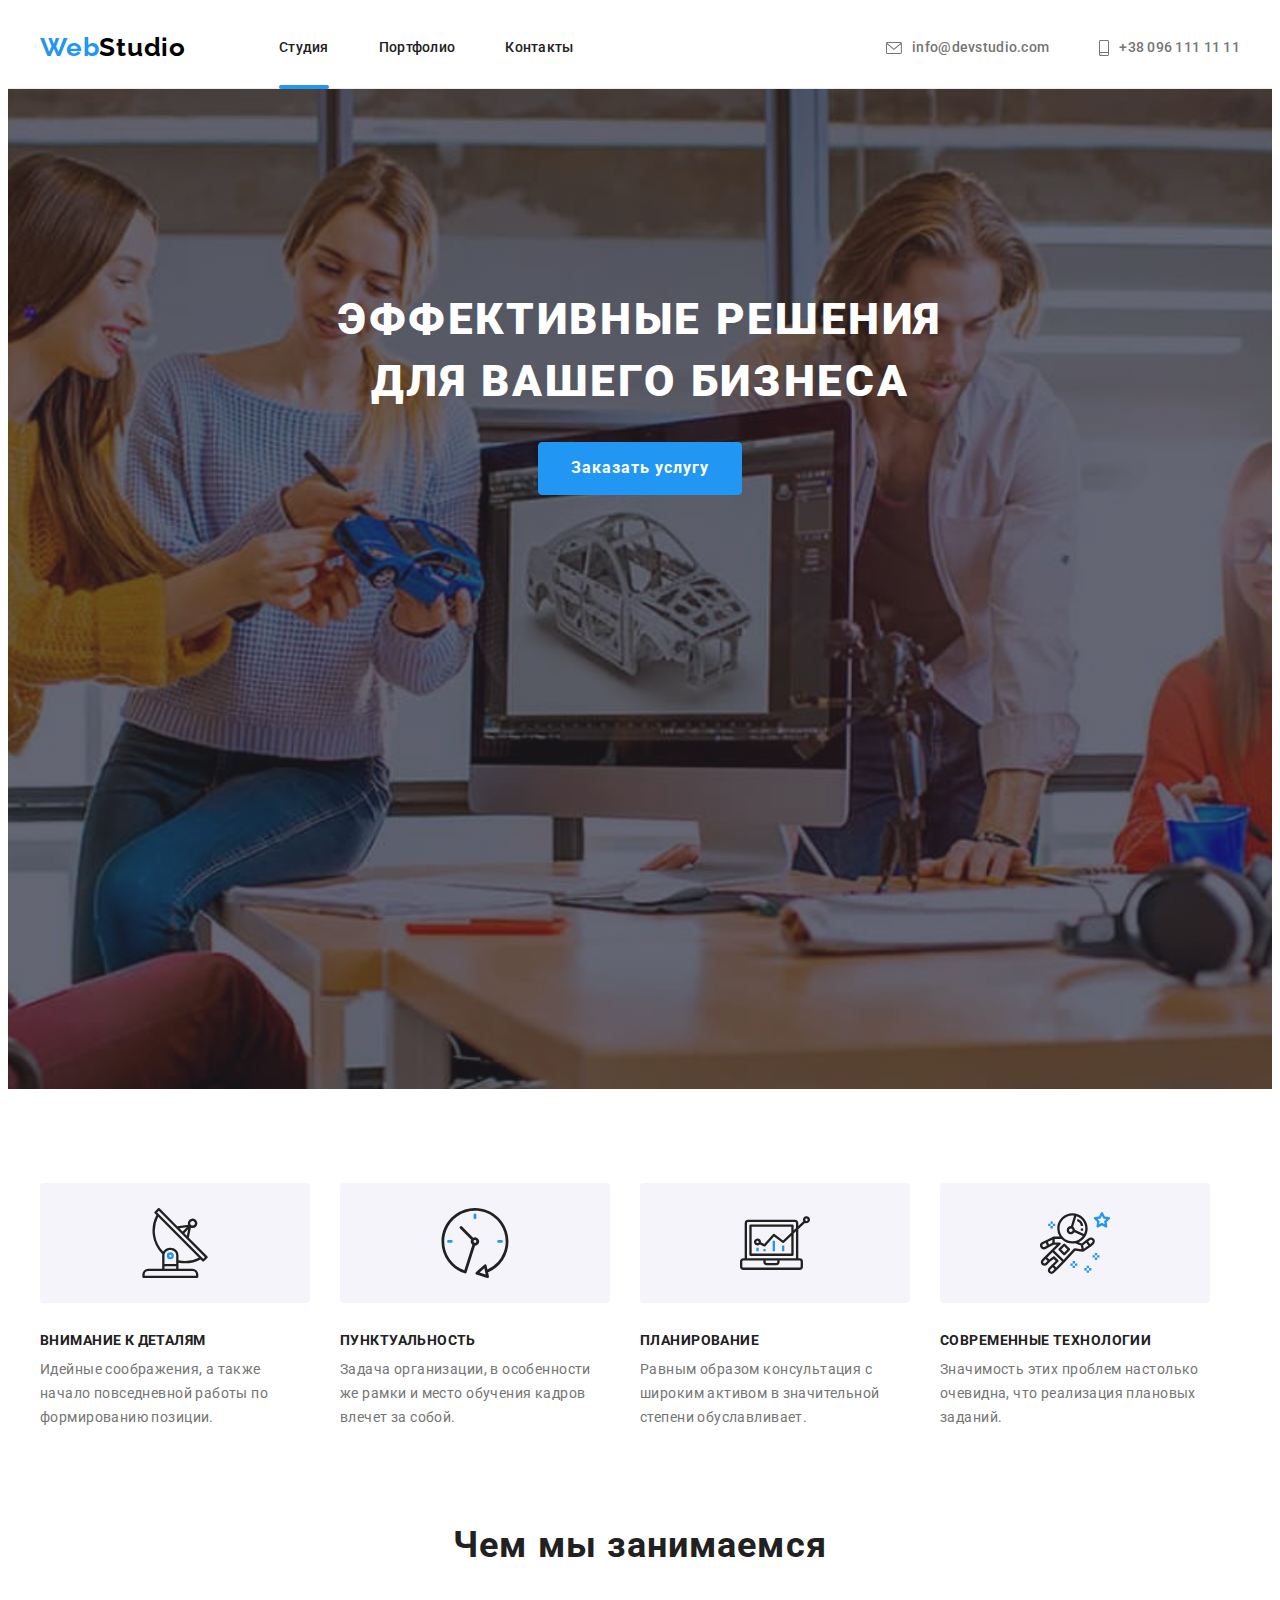
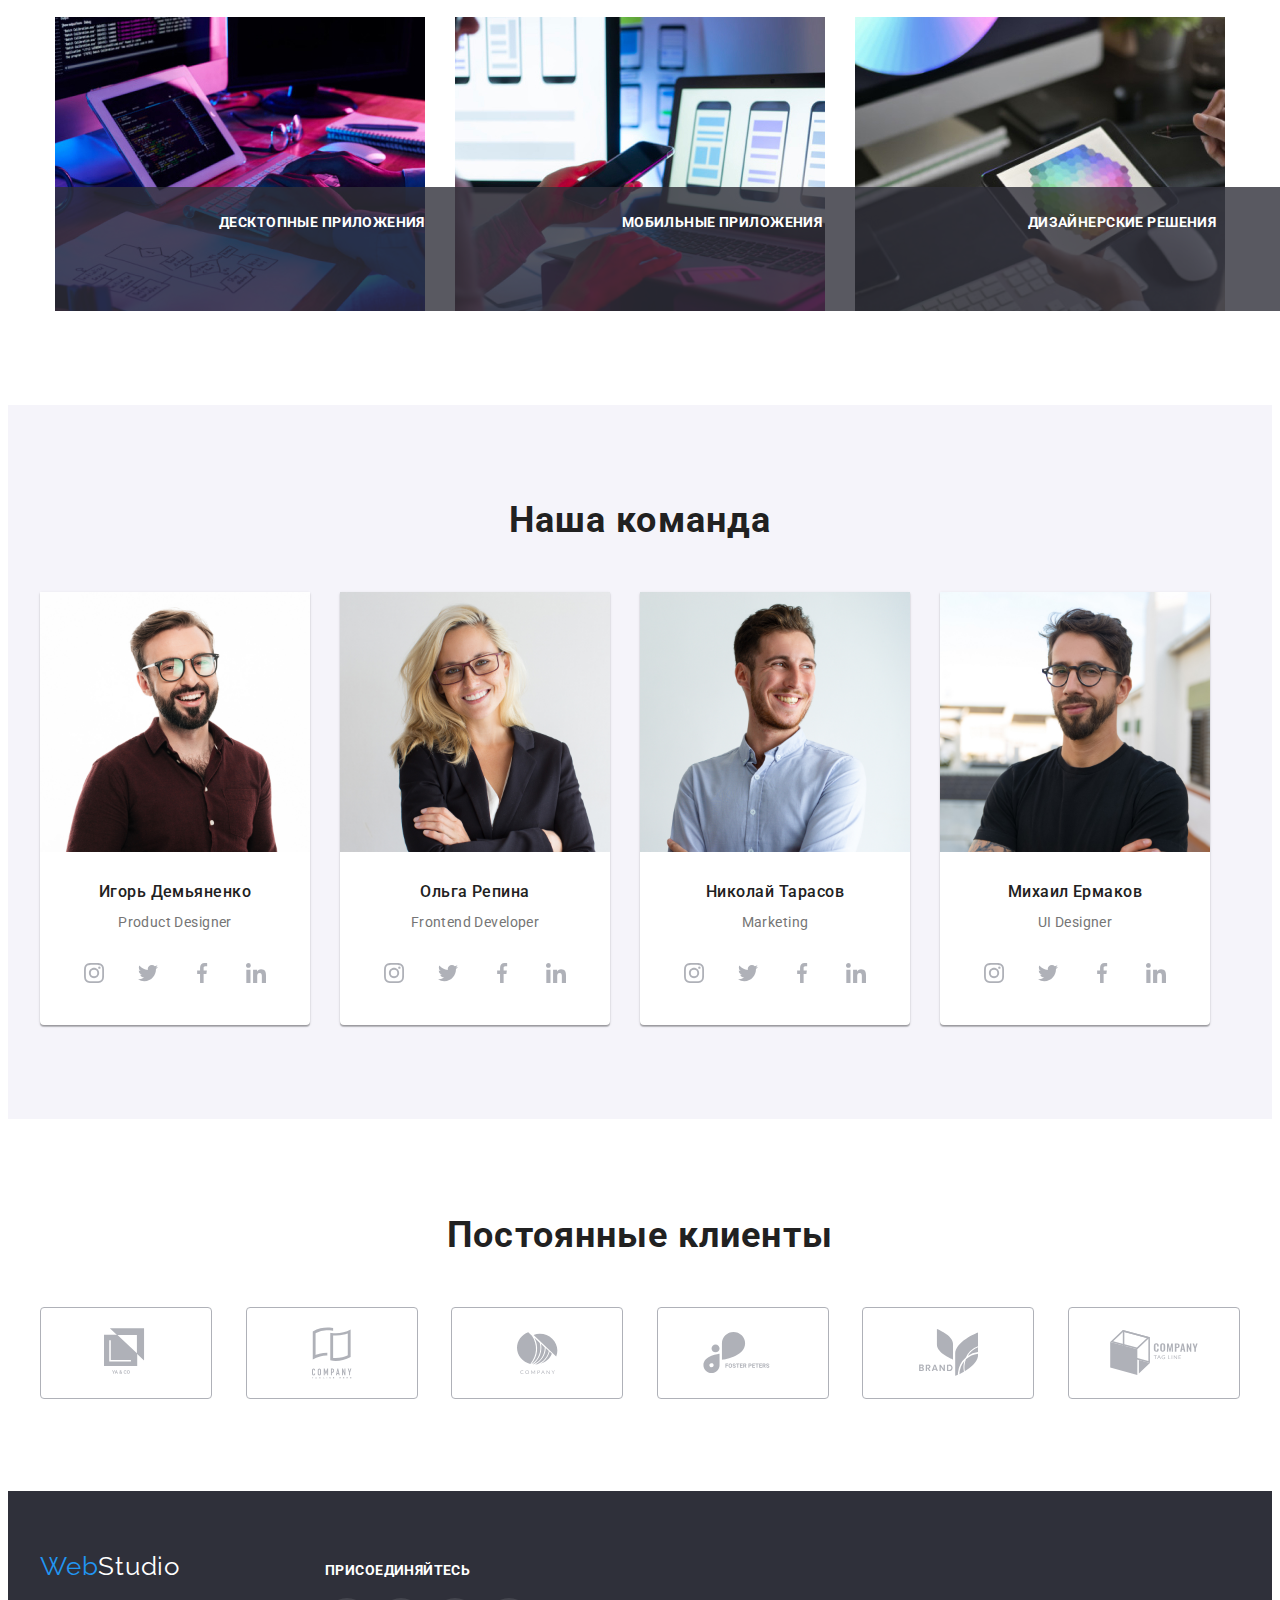
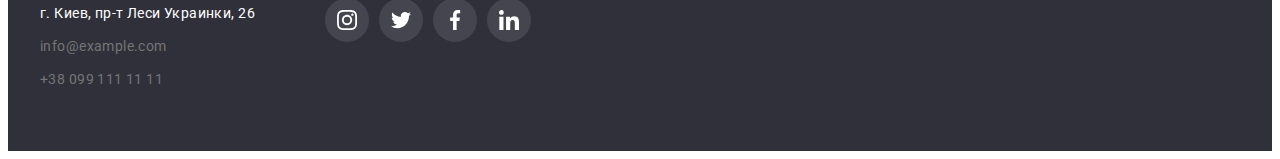
<file: index.html>
<!DOCTYPE html>
<html lang="ru">

<head>
    <meta charset="UTF-8">
    <meta name="viewport" content="width=device-width, initial-scale=1.0">

    <link rel="preconnect" href="https://fonts.gstatic.com">
    <link
        href="https://fonts.googleapis.com/css2?family=Raleway:wght@700&family=Roboto:wght@400;500;700;900&display=swap"
        rel="stylesheet">

    <link rel="stylesheet" href="https://cdnjs.cloudflare.com/ajax/libs/modern-normalize/1.0.0/modern-normalize.min.css"
        integrity="sha512-ISS7cAi1PEhQ8jnbJpJZMd29NlhNj4AWYyLOSp2CE/CsHxTCu+r+t0D2yoJudVrd0/8fTVPUVDzY5Tvli75u/g=="
        crossorigin="anonymous" />

    <link rel="stylesheet" href="./CSS/style.css">
    <title>Web Studio</title>
</head>

<body>
    <header class="header">
        <div class="container">
            <a href="./index.html" class="logo" lang="en"><span class="logo-accent">Web</span>Studio</a>
            <nav class="navigation">
                <ul class="nav-list">
                    <li class="nav-items">
                        <a class="nav-link current-page" href="./index.html">Студия</a>
                    </li>
                    <li class="nav-items">
                        <a class="nav-link" href="./portfolio.html">Портфолио</a>
                    </li>
                    <li class="nav-items">
                        <a class="nav-link" href="">Контакты</a>
                    </li>
                </ul>
            </nav>
            <address class="adress">
                <ul class="adress-list">
                    <li class="adress-items">
                        
                        <a class="adress-link" href="mailto:info@devstudio.com">
                            <svg class="icon-envelope" width="16px" height="12px">
                                <use class="accent" href="./images/sprites/sprite.svg#icon-envelope"></use>
                            </svg>
                            info@devstudio.com</a>

                    </li>
                    <li class="adress-items">

                        <a class="adress-link" href="tel:+380961111111">
                            <svg class="icon-smartphone" width="10px" height="16px">
                                <use class="accent" href="./images/sprites/sprite.svg#icon-smartphone"></use>
                            </svg>
                            +38 096 111 11 11</a>

                    </li>
                </ul>
            </address>
        </div>
    </header>
    <main>
        <!--Hero section-->
        <section class="hero">
            <div class="container-hero">
                <h1 class="hero-titel">Эффективные решения для вашего бизнеса</h1>
            <button type="button" class="hero-button" data-modal-open>Заказать услугу</button>
            </div>
        </section>
        <!--OUR PLUSES-->
        <section class="our-pluses">
            <div class="container">
                <h2 hidden>Чем мы занимаемся</h2>
                <ul class="our-pluses-list">
                    <li class="our-pluses-items">
                        <div class="pluses-sprites">
                            <svg class="icon-antenna" width="70px" height="70px">
                                <use class="accent" href="./images/sprites/sprite.svg#icon-antenna"></use>
                            </svg>
                        </div>
                        <h3 class="our-pluses-heading">Внимание к деталям</h3>
                        <p class="text">Идейные соображения, а также начало повседневной работы по формированию позиции.</p>
                    </li>
                    <li class="our-pluses-items">
                        <div class="pluses-sprites">
                            <svg class="icon-clock" width="70px" height="70px">
                                <use class="accent" href="./images/sprites/sprite.svg#icon-clock"></use>
                            </svg>
                        </div>
                        <h3 class="our-pluses-heading">Пунктуальность</h3>
                        <p class="text">Задача организации, в особенности же рамки и место обучения кадров влечет за собой.</p>
                    </li>
                    <li class="our-pluses-items">
                        <div class="pluses-sprites">
                            <svg class="icon-diagram" width="70px" height="70px">
                                <use class="accent" href="./images/sprites/sprite.svg#icon-diagram"></use>
                            </svg>
                        </div>
                        <h3 class="our-pluses-heading">Планирование</h3>
                        <p class="text">Равным образом консультация с широким активом в значительной степени обуславливает.</p>
                    </li>
                    <li class="our-pluses-items">
                        <div class="pluses-sprites">
                            <svg class="icon-astronaut" width="70px" height="70px">
                                <use class="accent" href="./images/sprites/sprite.svg#icon-astronaut"></use>
                            </svg>
                        </div>
                        <h3 class="our-pluses-heading">Современные технологии</h3>
                        <p class="text">Значимость этих проблем настолько очевидна, что реализация плановых заданий.</p>
                    </li>
                </ul>
            </div>
        </section>
        <!-- What we do -->
        <section class="what-we-do">
            <h2 class="heading">Чем мы занимаемся</h2>
            <div class="container"> 
                <ul class="what-we-do-list">
                    <li class="what-we-do-items">
                        <div class="what-we-do-wrapper">
                            <img class="img" src="./images/what_we_do/typing.jpg" alt="работает програмист" width="370" height="294">
                            <p class="what-we-do-text" lang="ru">Десктопные приложения</p>
                        </div>
                    </li>
                    <li class="what-we-do-items">
                        <div class="what-we-do-wrapper">
                            <img class="img" src="./images/what_we_do/models.jpg" alt="варианты выбора" width="370" height="294">
                            <p class="what-we-do-text" lang="ru">Мобильные приложения</p>
                        </div>
                    </li>
                    <li class="what-we-do-items">
                        <div class="what-we-do-wrapper">
                            <img class="img" src="./images/what_we_do/tablet.jpg" alt="работа с цветом" width="370" height="294">
                            <p class="what-we-do-text" lang="ru">Дизайнерские решения</p>
                        </div>
                    </li>
                </ul>
            </div>
        </section>
        <!-- Our Team -->
        <section class="our-team">
            <h2 class="heading">Наша команда</h2>
            <div class="container">
                <ul class="our-team-list">
                    <li class="our-team-items">
                        <img class="img" src="./images/our_team/igor_demianenko.jpg" alt="Игорь Демьяненко" width="270" height="260">
                        <h3 class="team-heading">Игорь Демьяненко</h3>
                        <p class="text">Product Designer</p>
                        <ul class="social-links">
                            <li>
                                <a class="social-items" href="">
                                    <svg class="icon-instagram icon" width="20px" height="20px">
                                        <use class="accent" href="./images/sprites/sprite.svg#icon-instagram"></use>
                                    </svg>
                                </a>
                            </li>
                            <li>
                                <a class="social-items" href="">
                                    <svg class="icon-twitter icon" width="20px" height="20px">
                                        <use class="accent" href="./images/sprites/sprite.svg#icon-twitter"></use>
                                    </svg>
                                </a>
                            </li>
                            <li>
                                <a class="social-items" href="">
                                    <svg class="icon-facebook icon" width="20px" height="20px">
                                        <use class="accent" href="./images/sprites/sprite.svg#icon-facebook"></use>
                                    </svg>
                                </a>
                            </li>
                            <li>
                                <a class="social-items" href="">
                                    <svg class="icon-linkedin icon" width="20px" height="20px">
                                        <use class="accent" href="./images/sprites/sprite.svg#icon-linkedin"></use>
                                    </svg>
                                </a>
                            </li>
                        </ul>
                    </li>
                    <li class="our-team-items">
                        <img class="img" src="./images/our_team/olga_repina.jpg" alt="Ольга Репина" width="270" height="260">
                        <h3 class="team-heading">Ольга Репина</h3>
                        <p class="text">Frontend Developer</p>
                        <ul class="social-links">
                            <li>
                                <a class="social-items" href="">
                                    <svg class="icon-instagram icon" width="20px" height="20px">
                                        <use class="accent" href="./images/sprites/sprite.svg#icon-instagram"></use>
                                    </svg>
                                </a>
                            </li>
                            <li>
                                <a class="social-items" href="">
                                    <svg class="icon-twitter icon" width="20px" height="20px">
                                        <use class="accent" href="./images/sprites/sprite.svg#icon-twitter"></use>
                                    </svg>
                                </a>
                            </li>
                            <li>
                                <a class="social-items" href="">
                                    <svg class="icon-facebook icon" width="20px" height="20px">
                                        <use class="accent" href="./images/sprites/sprite.svg#icon-facebook"></use>
                                    </svg>
                                </a>
                            </li>
                            <li>
                                <a class="social-items" href="">
                                    <svg class="icon-linkedin icon" width="20px" height="20px">
                                        <use class="accent" href="./images/sprites/sprite.svg#icon-linkedin"></use>
                                    </svg>
                                </a>
                            </li>
                        </ul>
                    </li>
                    <li class="our-team-items">
                        <img class="img" src="./images/our_team/nikolay_tarasov.jpg" alt="Николай Тарасов" width="270" height="260">
                        <h3 class="team-heading">Николай Тарасов</h3>
                        <p class="text">Marketing</p>
                        <ul class="social-links">
                            <li>
                                <a class="social-items" href="">
                                    <svg class="icon-instagram icon" width="20px" height="20px">
                                        <use class="accent" href="./images/sprites/sprite.svg#icon-instagram"></use>
                                    </svg>
                                </a>
                            </li>
                            <li>
                                <a class="social-items" href="">
                                    <svg class="icon-twitter icon" width="20px" height="20px">
                                        <use class="accent" href="./images/sprites/sprite.svg#icon-twitter"></use>
                                    </svg>
                                </a>
                            </li>
                            <li>
                                <a class="social-items" href="">
                                    <svg class="icon-facebook icon" width="20px" height="20px">
                                        <use class="accent" href="./images/sprites/sprite.svg#icon-facebook"></use>
                                    </svg>
                                </a>
                            </li>
                            <li>
                                <a class="social-items" href="">
                                    <svg class="icon-linkedin icon" width="20px" height="20px">
                                        <use class="accent" href="./images/sprites/sprite.svg#icon-linkedin"></use>
                                    </svg>
                                </a>
                            </li>
                        </ul>
                    </li>
                    <li class="our-team-items">
                        <img class="img" src="./images/our_team/myhayl_yermakov.jpg" alt="Михаил Ермаков" width="270" height="260">
                        <h3 class="team-heading">Михаил Ермаков</h3>
                        <p class="text">UI Designer</p>
                        <ul class="social-links">
                            <li class="social-list-icons">
                                <a class="social-items" href="">
                                    <svg class="icon-instagram icon" width="20px" height="20px">
                                        <use class="accent" href="./images/sprites/sprite.svg#icon-instagram"></use>
                                    </svg>
                                </a>
                            </li>
                            <li class="social-list-icons">
                                <a class="social-items" href="">
                                    <svg class="icon-twitter icon" width="20px" height="20px">
                                        <use class="accent" href="./images/sprites/sprite.svg#icon-twitter"></use>
                                    </svg>
                                </a>
                            </li>
                            <li class="social-list-icons">
                                <a class="social-items" href="">
                                    <svg class="icon-facebook icon" width="20px" height="20px">
                                        <use class="accent" href="./images/sprites/sprite.svg#icon-facebook"></use>
                                    </svg>
                                </a>
                            </li>
                            <li class="social-list-icons">
                                <a class="social-items" href="">
                                    <svg class="icon-linkedin icon" width="20px" height="20px">
                                        <use class="accent" href="./images/sprites/sprite.svg#icon-linkedin"></use>
                                    </svg>
                                </a>
                            </li>
                        </ul>
                    </li>
                </ul>
            </div>
        </section>
        <!-- Clients -->
        <section class="clients">
            <div class="container">
                <h3 class="clients-heading" lang="ru">Постоянные клиенты</h3>
                <ul class="clients-list">
                    <li class="clients-items">
                        <a class="clients-link" href="">
                            <svg class="icon" width="44.27" height="49.23">
                                <use href="./images/sprites/sprite.svg#icon-logo-1"></use>
                            </svg>
                        </a>
                    </li>
                    <li class="clients-items">
                        <a class="clients-link" href="">
                            <svg class="icon" width="40" height="52">
                                <use href="./images/sprites/sprite.svg#icon-logo-2"></use>
                            </svg>
                        </a>
                    </li>
                    <li class="clients-items">
                        <a class="clients-link" href="">
                            <svg class="icon" width="41" height="42.6">
                                <use href="./images/sprites/sprite.svg#icon-logo-3"></use>
                            </svg>
                        </a>
                    </li>
                    <li class="clients-items">
                        <a class="clients-link" href="">
                            <svg class="icon" width="79.66" height="42.02">
                                <use href="./images/sprites/sprite.svg#icon-logo-4"></use>
                            </svg>
                        </a>
                    </li>
                    <li class="clients-items">
                        <a class="clients-link" href="">
                            <svg class="icon" width="59" height="47">
                                <use href="./images/sprites/sprite.svg#icon-logo-5"></use>
                            </svg>
                        </a>
                    </li>
                    <li class="clients-items">
                        <a class="clients-link" href="">
                            <svg class="icon" width="88.48" height="45.44">
                                <use href="./images/sprites/sprite.svg#icon-Object"></use>
                            </svg>
                        </a>
                    </li>
                </ul>
            </div>
        </section>
    </main>
    <!-- footer -->
    <footer class="footer">
        <div class="container">
            <div class="footer-adress-div">
                <a href="./index.html" lang="en" class="logo-footer"><span class="logo-accent">Web</span>Studio</a>
            <address class="footer-adress">
                <ul class="footer-adress-list">
                    <li class="footer-adress-items">
                        <a class="footer-map-adress" href="https://goo.gl/maps/B2MMgCpPoUYWaJqn6">г. Киев, пр-т Леси Украинки,
                            26</a>
                    </li>
                    <li class="footer-adress-items">
                        <a class="footer-link" href="mailto:info@example.com">info@example.com</a>
                    </li>
                    <li class="footer-adress-items">
                        <a class="footer-link" href="tel:+380991111111">+38 099 111 11 11</a>
                    </li>
                </ul>
            </address>
            </div>
            <div class="join-us">
                <p class="join-us-text">присоединяйтесь</p>
                <ul class="social-list-join-us">
                    <li class="social-list-icons">
                        <a class="social-items" href="">
                            <svg class="icon-instagram icon" width="20px" height="20px">
                                <use class="accent" href="./images/sprites/sprite.svg#icon-instagram"></use>
                            </svg>
                        </a>
                    </li>
                    <li class="social-list-icons">
                        <a class="social-items" href="">
                            <svg class="icon-twitter icon" width="20px" height="20px">
                                <use class="accent" href="./images/sprites/sprite.svg#icon-twitter"></use>
                            </svg>
                        </a>
                    </li>
                    <li class="social-list-icons">
                        <a class="social-items" href="">
                            <svg class="icon-facebook icon" width="20px" height="20px">
                                <use class="accent" href="./images/sprites/sprite.svg#icon-facebook"></use>
                            </svg>
                        </a>
                    </li>
                    <li class="social-list-icons">
                        <a class="social-items" href="">
                            <svg class="icon-linkedin icon" width="20px" height="20px">
                                <use class="accent" href="./images/sprites/sprite.svg#icon-linkedin"></use>
                            </svg>
                        </a>
                    </li>
                </ul>
            </div>
        </div>
    </footer>
    <!-- MODAL WINDOW -->
    <div class="backdrop is-hidden" data-modal>
        <div class="modal">
            <form action="#" class="modal-form">
                <h2 class="modal-heading">Оставьте свои данные, мы вам перезвоним</h2>
                
                    <label class="user-label" for="modal-user-name">Имя</label>
                <div class="for-user-svg">
                    <input class="user-input" type="text" name="name" id="modal-user-name">
                    <svg class="form-icon" width="18px" height="18px">
                        <use class="accent" href="./images/sprites/sprite.svg#icon-person-black-18dp"></use>
                    </svg>
                </div>

                    <label class="user-label" for="modal-user-tel">Телефон</label>
                <div class="for-user-svg">
                    <input class="user-input" type="tel" name="telephone" id="modal-user-tel">
                    <svg class="form-icon" width="18px" height="18px">
                        <use class="accent" href="./images/sprites/sprite.svg#icon-phone-black-18dp"></use>
                    </svg>
                </div>

                
                    <label class="user-label" for="modal-user-email">Почта</label>
                <div class="for-user-svg">
                    <input class="user-input" type="email" name="email" id="modal-user-email">
                    <svg class="form-icon" width="18px" height="18px">
                        <use class="accent" href="./images/sprites/sprite.svg#icon-email-black-18dp"></use>
                    </svg>
                </div>

                <label class="user-label" for="modal-textarea">Комментарий</label>
                <textarea class="user-textarea" name="textarea" id="modal-textarea" cols="30" rows="10" placeholder="Введите текст" ></textarea>

                <div class="form-user-checkbox">
                    <input type="checkbox" name="checkbox" id="modal-checkbox" value="i-agreed">
                    <label class="user-checkbox-label" for="modal-checkbox">Соглашаюсь с рассылкой и принимаю <a class="user-link" href="#">Условия договора</a> </label>
                </div>

                <button class="button submit-button" type="submit">Отправить</button>
            </form>
            <button type="button" class="close-modal-btn" data-modal-close>
                <svg class="icon-vector" height="11" width="11">
                    <use href="./images/sprites/sprite.svg#icon-vector"></use>
                </svg>
            </button>
        </div>
    </div>
    <script src="./JS/modal.js"></script>
</body>

</html>
</file>
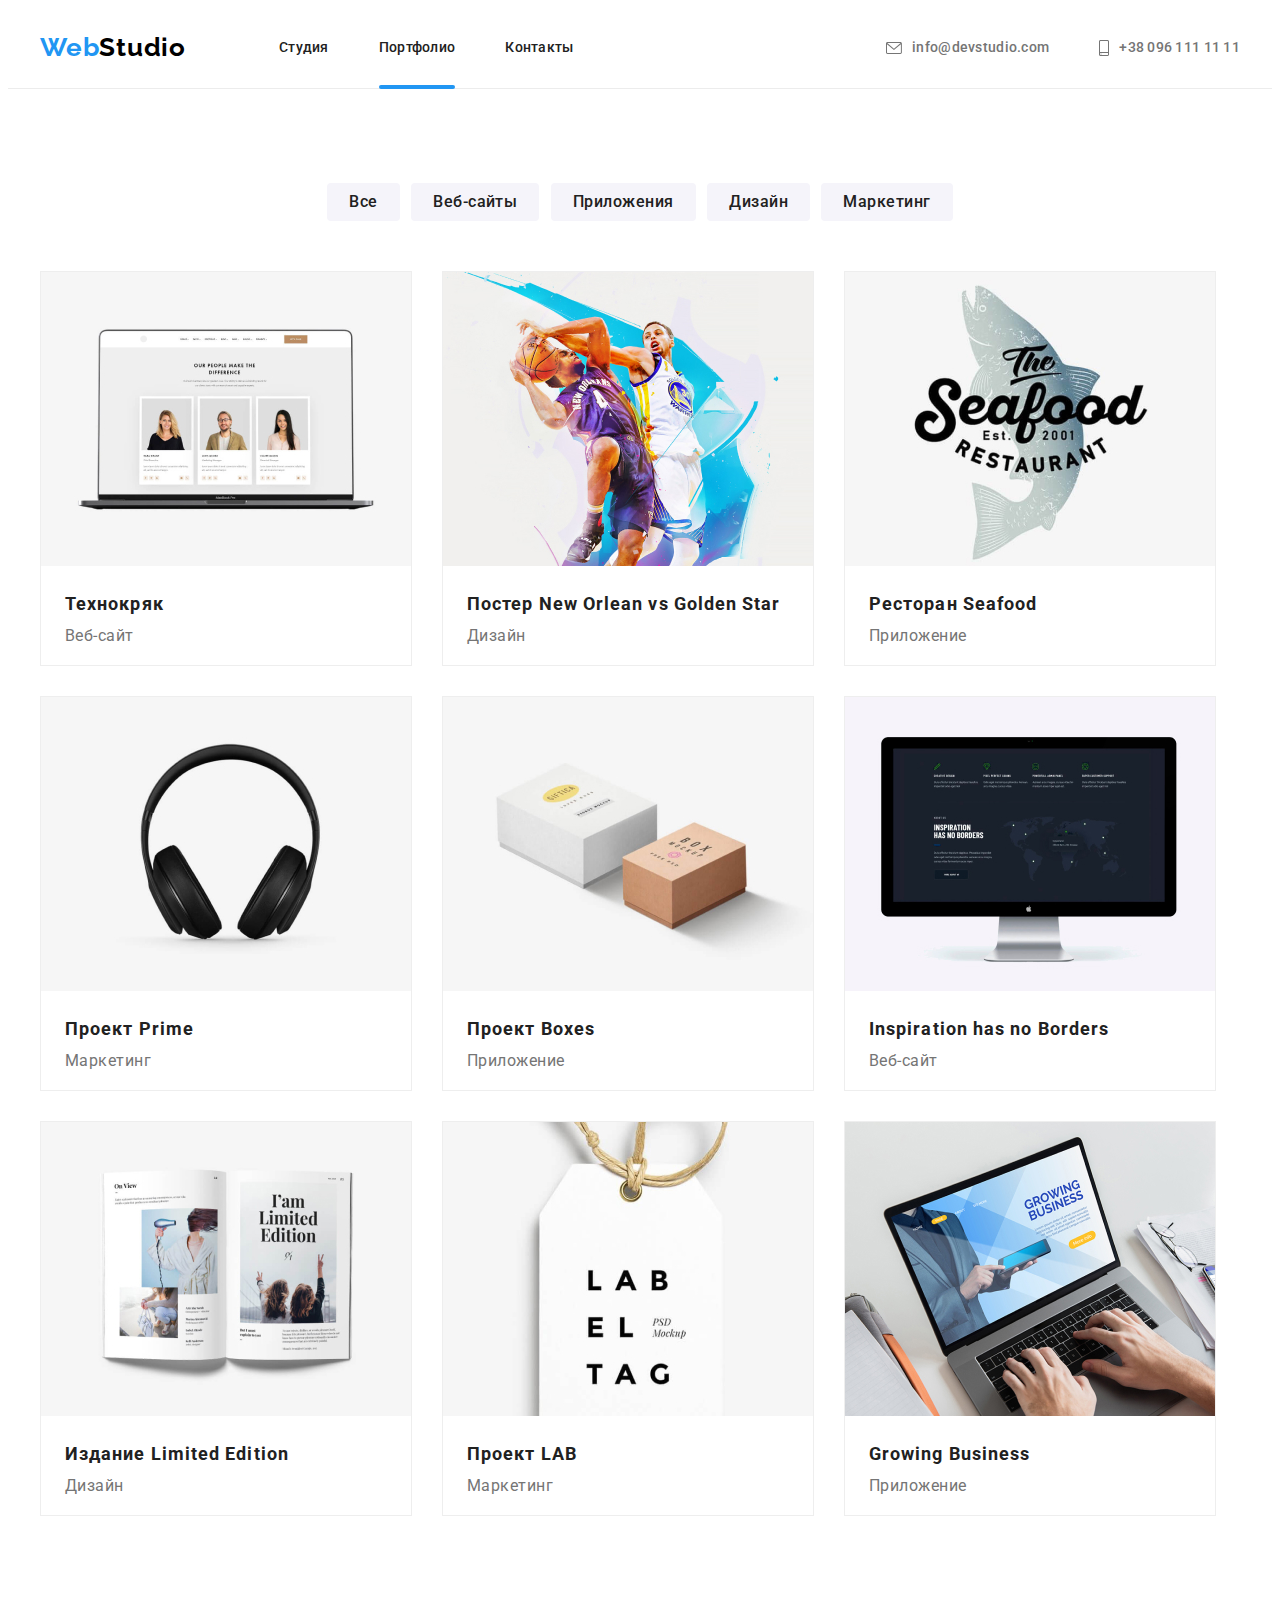
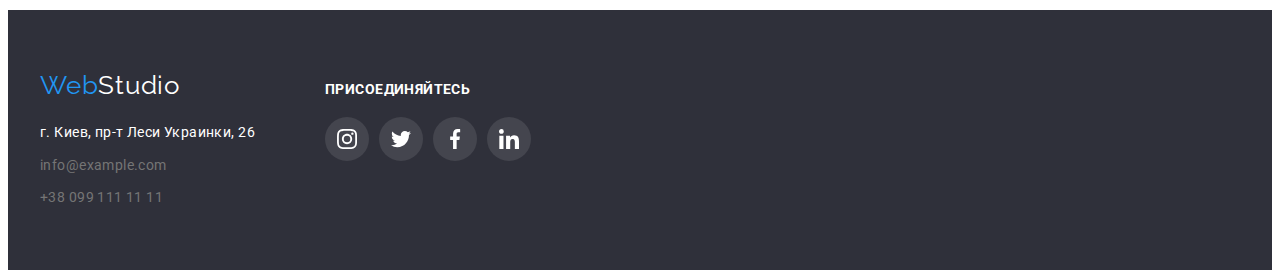
<file: portfolio.html>
<!DOCTYPE html>
<html lang="ru">

<head>
    <meta charset="UTF-8">
    <meta name="viewport" content="width=device-width, initial-scale=1.0">

    <link rel="preconnect" href="https://fonts.gstatic.com">
    <link
        href="https://fonts.googleapis.com/css2?family=Raleway:wght@700&family=Roboto:wght@400;500;700;900&display=swap"
        rel="stylesheet">

    <link rel="stylesheet" href="https://cdnjs.cloudflare.com/ajax/libs/modern-normalize/1.0.0/modern-normalize.min.css"
        integrity="sha512-ISS7cAi1PEhQ8jnbJpJZMd29NlhNj4AWYyLOSp2CE/CsHxTCu+r+t0D2yoJudVrd0/8fTVPUVDzY5Tvli75u/g=="
        crossorigin="anonymous" />

    <link rel="stylesheet" href="./CSS/style.css">
    <title>Portfolio</title>
</head>

<body>
    <!-- HEADER -->
    <header class="header">
        <div class="container">
            <a href="./index.html" class="logo" lang="en"><span class="logo-accent">Web</span>Studio</a>
            <nav class="navigation">
                <ul class="nav-list">
                    <li class="nav-items">
                        <a class="nav-link" href="./index.html">Студия</a>
                    </li>
                    <li class="nav-items">
                        <a class="nav-link current-page" href="./portfolio.html">Портфолио</a>
                    </li>
                    <li class="nav-items">
                        <a class="nav-link" href="">Контакты</a>
                    </li>
                </ul>
            </nav>
            <address class="adress">
                <ul class="adress-list">
                    <li class="adress-items">
                        
                        <a class="adress-link" href="mailto:info@devstudio.com">
                            <svg class="icon-envelope" width="16px" height="12px">
                                <use class="accent" href="./images/sprites/sprite.svg#icon-envelope"></use>
                            </svg>
                            info@devstudio.com</a>

                    </li>
                    <li class="adress-items">

                        <a class="adress-link" href="tel:+380961111111">
                            <svg class="icon-smartphone" width="10px" height="16px">
                                <use class="accent" href="./images/sprites/sprite.svg#icon-smartphone"></use>
                            </svg>
                            +38 096 111 11 11</a>

                    </li>
                </ul>
            </address>
        </div>
    </header>

    <!-- MAIN -->
    <main class="main">
        <section class="project">
            <div class="container-project">
                <div class="nav-list">
                    <h1 hidden>Projects</h1>
                    <ul class="nav-project-list">
                        <li class="nav-project-items">
                            <button class="button" type="button">Все</button>
                        </li>
                        <li class="nav-project-items">
                            <button class="button" type="button">Веб-сайты</button>
                        </li>
                        <li class="nav-project-items">
                            <button class="button" type="button">Приложения</button>
                        </li>
                        <li class="nav-project-items">
                            <button class="button" type="button">Дизайн</button>
                        </li>
                        <li class="nav-project-items">
                            <button class="button" type="button">Маркетинг</button>
                        </li>
                    </ul>
                </div>
                
                <div class="project-section">
                    <ul class="project-list">
                        <li class="project-items">
                            <a class="project-card-link" href="">
                                <div class="img-wrapper">
                                    <img class="project-img img" src="./images/portfolio-img/tehnocryak.jpg" alt="технокряк" width="370" height="294">
                                    <p class="overlay" lang="ru">Технокряк это современная площадка распространения коронавируса. Компании используют эту платформу для цифрового шпионажа и атак на защищённые сервера конкурентов.</p>
                                </div>
                                <div class="project-info">
                                    <h2 class="project-item-heading" >Технокряк</h2>
                                    <p class="project-text">Веб-сайт</p>
                                </div>
                            </a>
                        </li>
                        <li class="project-items">
                            <a class="project-card-link" href="">
                                <div class="img-wrapper">
                                    <img class="project-img img" src="./images/portfolio-img/neworlean-goldenstar.jpg" alt="постер новый орлеан против золотой звезды"
                                    width="370" height="294">
                                    <p class="overlay" lang="ru">Технокряк это современная площадка распространения коронавируса. Компании используют эту платформу для цифрового шпионажа и атак на защищённые сервера конкурентов.</p>
                                </div>
                            <div class="project-info">
                                <h2 class="project-item-heading" >Постер New Orlean vs Golden Star</h2>
                                <p class="project-text">Дизайн</p>
                            </div>
                            </a>
                        </li>
                        <li class="project-items">
                            <a class="project-card-link" href="">
                                <div class="img-wrapper">
                                    <img class="project-img img" src="./images/portfolio-img/seafood.jpg" alt="ресторан морская еда" width="370" height="294">
                                    <p class="overlay" lang="ru">Технокряк это современная площадка распространения коронавируса. Компании используют эту платформу для цифрового шпионажа и атак на защищённые сервера конкурентов.</p>
                                </div>
                            <div class="project-info">
                                <h2 class="project-item-heading" >Ресторан Seafood</h2>
                                <p class="project-text">Приложение</p>
                            </div>
                            </a>
                        </li>
                        <li class="project-items">
                            <a class="project-card-link" href="">
                                <div class="img-wrapper">
                                    <img class="project-img img" src="./images/portfolio-img/prime.jpg" alt="Проект прайм" width="370" height="294">
                                    <p class="overlay" lang="ru">Технокряк это современная площадка распространения коронавируса. Компании используют эту платформу для цифрового шпионажа и атак на защищённые сервера конкурентов.</p>
                                </div>
                            <div class="project-info">
                                <h2 class="project-item-heading" >Проект Prime</h2>
                                <p class="project-text">Маркетинг</p>
                            </div>
                            </a>
                        </li>
                        <li class="project-items">
                            <a class="project-card-link" href="">
                                <div class="img-wrapper">
                                    <img class="project-img img" src="./images/portfolio-img/boxes.jpg" alt="проект коробки" width="370" height="294">
                                    <p class="overlay" lang="ru">Технокряк это современная площадка распространения коронавируса. Компании используют эту платформу для цифрового шпионажа и атак на защищённые сервера конкурентов.</p>
                                </div>
                            <div class="project-info">
                                <h2 class="project-item-heading" >Проект Boxes</h2>
                                <p class="project-text">Приложение</p>
                            </div>
                            </a>
                        </li>
                        <li class="project-items">
                            <a class="project-card-link" href="">
                                <div class="img-wrapper">
                                    <img class="project-img img" src="./images/portfolio-img/no-borders.jpg" alt="у вдохновения нет границ" width="370" height="294">
                                    <p class="overlay" lang="ru">Технокряк это современная площадка распространения коронавируса. Компании используют эту платформу для цифрового шпионажа и атак на защищённые сервера конкурентов.</p>
                                </div>
                            <div class="project-info">
                                <h2 class="project-item-heading" >Inspiration has no Borders</h2>
                                <p class="project-text">Веб-сайт</p>
                            </div>
                            </a>
                        </li>
                        <li class="project-items">
                            <a class="project-card-link" href="">
                                <div class="img-wrapper">
                                    <img class="project-img img" src="./images/portfolio-img/limited-edition.jpg" alt="издание ограниченный выпуск" width="370"
                                    height="294">
                                    <p class="overlay" lang="ru">Технокряк это современная площадка распространения коронавируса. Компании используют эту платформу для цифрового шпионажа и атак на защищённые сервера конкурентов.</p>
                                </div>
                            <div class="project-info">
                                <h2 class="project-item-heading" >Издание Limited Edition</h2>
                                <p class="project-text">Дизайн</p>
                            </div>
                            </a>
                        </li>
                        <li class="project-items">
                            <a class="project-card-link" href="">
                                <div class="img-wrapper">
                                    <img class="project-img img" src="./images/portfolio-img/project-lab.jpg" alt="Проект LAB" width="370" height="294">
                                    <p class="overlay" lang="ru">Технокряк это современная площадка распространения коронавируса. Компании используют эту платформу для цифрового шпионажа и атак на защищённые сервера конкурентов.</p>
                                </div>
                            <div class="project-info">
                                <h2 class="project-item-heading" >Проект LAB</h2>
                                <p class="project-text">Маркетинг</p>
                            </div>
                            </a>
                        </li>
                        <li class="project-items">
                            <a class="project-card-link" href="">
                                <div class="img-wrapper">
                                    <img class="project-img img" src="./images/portfolio-img/growing-business.jpg" alt="Растущий бизнес" width="370" height="294">
                                    <p class="overlay" lang="ru">Технокряк это современная площадка распространения коронавируса. Компании используют эту платформу для цифрового шпионажа и атак на защищённые сервера конкурентов.</p>
                                </div>
                            <div class="project-info">
                                <h2 class="project-item-heading" >Growing Business</h2>
                                <p class="project-text">Приложение</p>
                            </div>
                            </a>
                        </li>
                    </ul>
                </div>
            </div>
        </section>
    </main>


    <!-- FOOTER -->
    <footer class="footer">
        <div class="container">
            <div class="footer-adress-div">
                <a href="./index.html" lang="en" class="logo-footer"><span class="logo-accent">Web</span>Studio</a>
            <address class="footer-adress">
                <ul class="footer-adress-list">
                    <li class="footer-adress-items">
                        <a class="footer-map-adress" href="https://goo.gl/maps/B2MMgCpPoUYWaJqn6">г. Киев, пр-т Леси Украинки,
                            26</a>
                    </li>
                    <li class="footer-adress-items">
                        <a class="footer-link" href="mailto:info@example.com">info@example.com</a>
                    </li>
                    <li class="footer-adress-items">
                        <a class="footer-link" href="tel:+380991111111">+38 099 111 11 11</a>
                    </li>
                </ul>
            </address>
            </div>
            <div class="join-us">
                <p class="join-us-text">присоединяйтесь</p>
                <ul class="social-list-join-us">
                    <li class="social-list-icons">
                        <a class="social-items" href="">
                            <svg class="icon-instagram icon" width="20px" height="20px">
                                <use class="accent" href="./images/sprites/sprite.svg#icon-instagram"></use>
                            </svg>
                        </a>
                    </li>
                    <li class="social-list-icons">
                        <a class="social-items" href="">
                            <svg class="icon-twitter icon" width="20px" height="20px">
                                <use class="accent" href="./images/sprites/sprite.svg#icon-twitter"></use>
                            </svg>
                        </a>
                    </li>
                    <li class="social-list-icons">
                        <a class="social-items" href="">
                            <svg class="icon-facebook icon" width="20px" height="20px">
                                <use class="accent" href="./images/sprites/sprite.svg#icon-facebook"></use>
                            </svg>
                        </a>
                    </li>
                    <li class="social-list-icons">
                        <a class="social-items" href="">
                            <svg class="icon-linkedin icon" width="20px" height="20px">
                                <use class="accent" href="./images/sprites/sprite.svg#icon-linkedin"></use>
                            </svg>
                        </a>
                    </li>
                </ul>
            </div>
        </div>
    </footer>

</body>

</html>
</file>
<file: CSS/style.css>
:root {
    --logo-color: #000000;
    --paragraph-color: #757575;
    --accent-color: #2196f3;
    --hero-heading-color: #ffffff;
    --hero-bg-color: #2f303a;
    --heading-color: #212121;
    --footer-adres-color: rgba(255, 255, 255, 0, 6);
    --portfolio-button: #f5f4fa;
    --link-color:#AFB1B8;
    --cubic: cubic-bezier(0.4, 0, 0.2, 1);
  }
  body {
    font-family: Roboto, sans-serif;
    font-weight: 400;
    color: var(--paragraph-color);
    font-size: 14px;
    line-height: 1.7;
    letter-spacing: 0.03em;
  }
  ul {
    list-style: none;
  }
  a {
    text-decoration: none;
  }
  
  .img{
    display: block;
  }

  .container {
    display: flex;
    align-items: center;
    width: 1200px;
    margin-left: auto;
    margin-right: auto;
    padding-right: 15px;
    padding-left: 15px;
  }


  /* HEADER START */
  
  .header{
    margin: 0 auto;
    max-width: 1600px;
    border-bottom: 1px solid #ECECEC;
  }
  /* LOGO */
  .logo {
    margin-right: 93px;
  
    color: var(--logo-color);
    font-family: Raleway, sans-serif;
    font-weight: 700;
    font-size: 26px;
    line-height: 1.2;
    letter-spacing: 0.03em;
  }
  .logo-accent {
    color: var(--accent-color);
  }
  /* END LOGO */
  
  /* NAVIGATION */
  
  .nav-list {
    display: flex;
    margin: 0;
    padding: 0;
  }
  .nav-list .nav-items:not(:last-child) {
    margin-right: 50px;
  }
  .nav-link {
    display: block;
    padding-top: 32px;
    padding-bottom: 32px;
  
    font-family: Roboto, sans-serif;
    color: var(--heading-color);
    font-weight: 500;
    line-height: 1.1;
    letter-spacing: 0.02em;

    transition: color 250ms var(--cubic);
  }
  .nav-link:hover,
  .nav-link:focus {
    color: var(--accent-color);
  }
  /* END NAVIGATION */
  
  /* NAV-ADRESS */
  .adress {
    margin-left: auto;
  }
  .adress-list {
    display: flex;
    align-items: center;
    margin: 0;
    padding: 0;
  }
  
  .adress-list .adress-items:not(:last-child) {
    margin-right: 50px;
  }
  
  .adress-link {
    display: flex; 
    padding-top: 32px;
    padding-bottom: 32px;
    align-items: center;
  
    font-family: Roboto, sans-serif;
    color: var(--paragraph-color);
    font-style: normal;
    font-weight: 500;
    line-height: 1.1;
    letter-spacing: 0.02em;

    transition: color 250ms var(--cubic);
  }

  .icon-envelope{
    display: inline-block;
    margin-right: 10px;
    fill: currentColor;
  }

  .icon-smartphone{
    display: inline-block;
    margin-right: 10px;
    fill: currentColor;
  }

  .icon-envelope:hover,
  .icon-envelope:focus{
    fill: var(--accent-color);
  }

  .adress-link:hover,
  .adress-link:focus {
    color: var(--accent-color);
  }

  
  /* END NAV-ADRESS */
  
  /* HERO */
  .container-hero{
    align-items: center;
    width: 1200px;
    margin-left: auto;
    margin-right: auto;
    /* padding-right: 15px;
    padding-left: 15px; */
    padding: 0 15px;
  }
  .hero {
    padding: 200px 0;
    margin: 0 auto;
    max-width: 1600px;
    min-height: 600px;
  
    text-align: center;
   
    background-color: var(--hero-bg-color);
    background-image:linear-gradient(rgba(47, 48, 58, 0.4),rgba(47, 48, 58, 0.4)), url(../images/hero/hero.jpg);
    background-repeat: no-repeat;
    background-position: center;
    background-size: cover;
  }
  .hero-titel {
    margin: 0 0 30px 0;
    margin-left: auto;
    margin-right: auto;
  
    font-family: Roboto, sans-serif;
    text-transform: uppercase;
    color: var(--hero-heading-color);
    width: 696px;
    font-weight: 900;
    font-size: 44px;
    line-height: 1.4;
    letter-spacing: 0.06em;
  }
  .hero-button {
    min-width: 200px;
    padding: 10px 32px;
    border: 1px solid var(--accent-color);
    border-radius: 4px;
    cursor: pointer;
  
    font-family: Roboto, sans-serif;
    color: var(--hero-heading-color);
    background-color: var(--accent-color);
    text-align: center;
    font-weight: 700;
    font-size: 16px;
    line-height: 1.9;
    letter-spacing: 0.06em;

    transition: color 250ms var(--cubic);
    transition: background-color 250ms var(--cubic);
  }
  
  .hero-button:hover,
  .hero-button:focus {
    color: var(--accent-color);
    background-color: var(--hero-heading-color);
  }
  /* END HERO */
  
  /* HEADER END */
  
  /* OUR PLUSES */
  
  .our-pluses{
    padding-top: 94px;
    padding-bottom: 94px;
  }
  .our-pluses-list {
    display: flex;
    flex-wrap: wrap;
    margin: 0;
    padding: 0;
  }
  
  .our-pluses-items {
    width: 270px;
  }
  .pluses-sprites{
    display: flex;
    align-items: center;
    justify-content: center;
    margin-bottom: 30px;
    height: 120px;
    background-color: var(--portfolio-button);
    border-radius: 4px;
  }

  .container .our-pluses-items:not(:last-child) {
    margin-right: 30px;
  }
  .our-pluses-items .text {
    margin: 0;
  }
  .our-pluses-heading {
    margin: 0;
    margin-bottom: 10px;
  
    font-family: Roboto, sans-serif;
    color: var(--heading-color);
    font-weight: 700;
    font-size: 14px;
    line-height: 1.1;
    letter-spacing: 0.03em;
    text-transform: uppercase;
  }
  /* END OUR PLUSES */
  
  /* WHAT WE DO */
  
  .what-we-do{
    padding-bottom: 94px;
  }
  .what-we-do .container {
    justify-content: center;
  }
  .what-we-do .heading {
    margin: 0;
    margin-bottom: 50px;
  
    font-family: Roboto, sans-serif;
    color: var(--heading-color);
    font-weight: 700;
    font-size: 36px;
    line-height: 1.2;
    text-align: center;
    letter-spacing: 0.03em;
  }
  
  .what-we-do-list {
    margin: 0;
    padding: 0;
    display: flex;
    justify-content: space-around;
  }

  .what-we-do-wrapper{
    position: relative;
  }

  .what-we-do-text{
    position: absolute;
    bottom: 0;
    left: 0;
    height: 70px;
    width: 100%;
    margin: 0;
    padding: 27px 82px;

    font-family: Roboto;
    font-style: normal;
    font-weight: 700;
    font-size: 14px;
    line-height: 1.142;
    text-align: center;
    letter-spacing: 0.03em;
    text-transform: uppercase;
    color: #FFFFFF;

    background-color: rgba(47, 48, 58, 0.8);
  }
  
  .what-we-do-items .img {
    display: block;
  }
  .what-we-do-list .what-we-do-items:not(:last-child) {
    margin-right: 30px;
  }
  /* END WHAT WE DO */
  
  /* OUR TEAM */
  
  .our-team{
    padding:94px 0;
    background-color: var(--portfolio-button);
  }
  
  .our-team .heading {
    margin: 0;
    margin-bottom: 50px;
  
    font-family: Roboto, sans-serif;
    color: var(--heading-color);
    font-weight: 700;
    font-size: 36px;
    line-height: 1.2;
    text-align: center;
    letter-spacing: 0.03em;
  }
  
  .our-team-list {
    margin: 0;
    padding: 0;
    display: flex;
  }
  
  .our-team-list .our-team-items:not(:last-child) {
    margin-right: 30px;
  }
  
  .our-team-items img {
    margin-bottom: 30px;
  }
  
  .our-team-items {
    text-align: center;
    background-color: var(--hero-heading-color);
    box-shadow: 0px 1px 3px rgba(0, 0, 0, 0.12), 0px 1px 1px rgba(0, 0, 0, 0.14), 0px 2px 1px rgba(0, 0, 0, 0.2);
    border-radius: 0px 0px 4px 4px;
  }
  
  .our-team-items .team-heading {
    margin: 0;
    margin-bottom: 10px;
    font-family: Roboto, sans-serif;
    color: var(--heading-color);
    font-weight: 500;
    font-size: 16px;
    line-height: 1.2;
    letter-spacing: 0.03em;
  }
  
  .our-team-items .text {
    margin: 0;
  }

  .social-links{
    display: flex;
    justify-content: space-between;
    margin: 16px auto 30px;
    padding: 0;
    max-width: 206px;
  }

  .social-items{
    display:flex;
    align-items: center;
    justify-content: center;
    width: 44px;
    height: 44px;
    border-radius: 50%;
    color: var(--link-color);

    transition: background-color 250ms var(--cubic), color 250ms var(--cubic);
    
  }

  .social-items:hover,
  .social-items:focus{
    background-color: var(--accent-color);
    color: #ffffff;
  }

  .icon{
    fill: currentColor;
  }
  /* END OUR TEAM */

  /* CLIENTS */

  .clients{
    padding-top: 96px;
    padding-bottom: 92px;
  }

  .clients .container{
    display: block;
    align-items: center;
    width: 1200px;
    margin-left: auto;
    margin-right: auto;
    padding-right: 15px;
    padding-left: 15px;
  }
  .clients-heading{
    margin: 0;
    padding: 0;
    margin-bottom: 50px;
    font-family: Roboto, sans-serif;
    font-style: normal;
    font-weight: bold;
    font-size: 36px;
    line-height: 1.16;
    text-align: center;
    letter-spacing: 0.03em;

    color: #212121;
  }

  .clients-list{
    display: flex;
    justify-content: space-between;
    margin: 0 auto;
    padding: 0;
  }

  .clients-link{
    display: flex;
    align-items: center;
    justify-content: center;
    width: 170px;
    height: 90px;
    color: var(--link-color);
    border: 1px solid var(--link-color);
    border-radius: 4px;

    transition: background-color 250ms var(--cubic), color 250ms var(--cubic);
  }

  .clients-link:hover,
  .clients-link:focus{
    color: var(--accent-color);
    border: 1px solid var(--accent-color);
  }

  /* END CLIENTS */
  
  /* FOOTER */
  
  .footer {
    padding-top: 60px;
    padding-bottom: 60px;
  
    background-color: var(--hero-bg-color);
  }
  
  .footer .container {
    display: flex;
    align-items: baseline;
  }
  .footer-adress-div{
    margin-right: 70px;
  }
  .footer-adress-list {
    display: flex;
    flex-direction: column;
    padding: 0;
    margin: 0;
  }
  
  .logo-footer {
    display: inline-block;
    margin-bottom: 20px;
   
    font-family: Raleway, sans-serif;
    color: var(--hero-heading-color);
    font-weight: 400;
    font-size: 26px;
    line-height: 1.2;
    letter-spacing: 0.03em;
  }
  
  
  .footer-adress-list .footer-adress-items {
    display: inline-block;
  }
  
  .footer-adress-list .footer-adress-items:not(:last-child) {
    margin-bottom: 9px;
  }
  
  .footer-adress .footer-map-adress{
    font-family: Roboto, sans-serif;
    color: var(--hero-heading-color);
    font-style: normal;
    font-weight: 400;
    font-size: 14px;
    line-height: 1.7;
    letter-spacing: 0.03em;
    
    transition: color 250ms var(--cubic);
  }
  
  .footer-adress-items .footer-map-adress:hover,
  .footer-adress-items .footer-map-adress:focus {
    color: var(--accent-color);
  }
  
  
  
  .footer-adress-items .footer-link {
    font-family: Roboto, sans-serif;
    color: var(--footer-adres-color);
    font-style: normal;
    font-weight: 400;
    font-size: 14px;
    line-height: 1.7;
    letter-spacing: 0.03em;

    transition: color 250ms var(--cubic);
  }
  
  .footer-adress-items .footer-link:hover,
  .footer-adress-items .footer-link:focus {
    color: var(--accent-color);
  }

  .join-us-text{
    margin: 0;
    margin-bottom: 20px;
    font-family: Roboto, sans-serif;
    font-style: normal;
    font-weight: 700;
    font-size: 14px;
    line-height: 1.142;
    letter-spacing: 0.03em;
    text-transform: uppercase;

    color: var(--hero-heading-color);
  }
  
  .social-list-join-us{
    display: flex;
    margin: 0;
    padding: 0;
  }

  .social-list-join-us .social-list-icons:not(:last-child){
    margin-right: 10px;
  }
  
  .social-list-join-us .social-items{
    background-color: #44454E;
    color: var(--hero-heading-color);

    transition: background-color 250ms var(--cubic);
  }

  .social-list-join-us .social-items:hover,
  .social-list-join-us .social-items:focus{
    background-color: var(--accent-color);
  }
  /* END FOOTER */
  
  /* PORTFOLIO STYLES */
  
  .project{
    padding: 94px 0;
  
  }

  .nav-items{
    position: relative;
  }

  .current-page:after{
    display: inline-block;
    content: "";
    width: 100%;
    position: absolute;
    bottom: 0;
    left: 0;
    margin-bottom: -1px;
    background-color: var(--accent-color);
    height: 4px;
    border-radius: 2px;

  }
  
  .container-project{
    align-items: center;
    width: 1200px;
    margin-left: auto;
    margin-right: auto;
    padding-right: 15px;
    padding-left: 15px;
  }
  .nav-list{
    justify-content: center;
    align-items: center;
  }
  
  .nav-project-list {
    margin: 0;
    padding: 0;
    margin-bottom: 50px;
  }
  
  
  
  .nav-project-list .nav-project-items:not(:last-child) {
    margin-right: 8px;
  }
  
  /* BUTTON */
  .button{
    cursor: pointer;
  }
  .nav-project-items .button {
    padding: 6px 22px;
    border: none;
    border-radius: 4px;
    background-color: var(--portfolio-button);
    outline: none;
  
    font-family: Roboto, sans-serif;
    color: var(--heading-color);
    font-style: normal;
    font-weight: 500;
    font-size: 16px;
    line-height: 1.6;
    letter-spacing: 0.03em;

    transition: background-color 250ms var(--cubic), color 250ms var(--cubic);
  }
  
  .nav-project-items .button:hover,
  .nav-project-items .button:focus {
    background-color: var(--accent-color);
    color: var(--hero-heading-color);
    box-shadow: 0px 3px 1px rgba(0, 0, 0, 0.1),
     0px 1px 2px rgba(0, 0, 0, 0.08),
      0px 2px 2px rgba(0, 0, 0, 0.12);
  }
  .nav-project-items .button:visited,
  .nav-project-items .button:active {
    border: none;
  }
  
  /* END BUTTON */
  
  /* PROJECTS */
  
  
  
  .project-list {
    display: flex;
    flex-wrap: wrap;
    margin: 0;
    padding: 0;
  
    
  }
  
  .project-items{
    width: 370px;
    margin-right: 30px;
    margin-bottom: 30px;
    list-style: none;
    border: 1px solid #EEEEEE;
  }
  .project-text{
    font-family: Roboto;
    font-style: normal;
    font-weight: normal;
    font-size: 16px;
    line-height: 1.187;
    letter-spacing: 0.03em;

    color: #757575;
  }
  
  .project-items:nth-child(3n){
    margin-right: 0;
  }
  .project-items:nth-last-child(-n + 3){
    margin-bottom: 0;
  }
  .nav-project-list .nav-project-items {
    display: inline-block;
  }
  
  .project-section{
    display: flex;
    align-items: center;
    width: 1200px;
    margin-left: auto;
    margin-right: auto;
  }
  
  .project-items .project-item-heading {
    margin: 0;
    margin-bottom: 4px;
  
    font-family: Roboto, sans-serif;
    color: var(--heading-color);
    font-style: normal;
    font-weight: 700;
    font-size: 18px;
    line-height: 2;
    letter-spacing: 0.06em;
  }
  
  .project-items .project-text {
    margin: 0;
  }
  
  .project-items .project-img{
    width: 100%;
  }
  
  .project-info{
    padding: 20px 24px;
  }
  
  .project-card-link{
    display: block;
    outline: 1px solid #EEEEEE;
  }

  .img-wrapper{
    position: relative;
    overflow: hidden;
  }

  .overlay{
    position: absolute;
    top: 0;
    left: 0;
    height: 100%;
    width: 100%;
    background-color: rgba(33, 150, 243, 0.9);;

    margin: 0;
    padding: 63px 24px;
    font-family: Roboto, sans-serif;
    font-style: normal;
    font-weight: normal;
    font-size: 18px;
    line-height: 1.555;
    letter-spacing: 0.03em;
    color: #FFFFFF;
    overflow: auto;

    transform: translateY(100%);
    transition: transform 250ms var(--cubic);
  }

  .project-card-link:focus .overlay,
  .project-card-link:hover .overlay{
    transform: translateY(0);
  }

  .project-card-link:hover,
  .project-card-link:focus{
    box-shadow: 0px 1px 1px rgba(0, 0, 0, 0.12), 
                0px 4px 4px rgba(0, 0, 0, 0.06), 
                1px 4px 6px rgba(0, 0, 0, 0.16);
  }
  /* END PROJECTS */

  /* MODAL WINDOW START */

  .backdrop{
    position: fixed;
    top: 0;
    left: 0;
    width: 100%;
    height: 100%;
    background-color: rgba(0, 0, 0, 0.2);

    transition: all 259ms var(--cubic);
  }

  .modal{
    position: absolute;
    top: 50%;
    left: 50%;
    transform: translate(-50%, -50%);
    width: 528px;
    height: 581px;
    background: #FFFFFF;
    box-shadow: 0px 1px 3px rgba(0, 0, 0, 0.12), 0px 1px 1px rgba(0, 0, 0, 0.14), 0px 2px 1px rgba(0, 0, 0, 0.2);
    border-radius: 4px;
  }

  .close-modal-btn{
    position: absolute;
    top: 8px;
    right: 8px;

    display: flex;
    align-items: center;
    justify-content: center;

    padding: 6px 6px;
    width: 30px;
    height: 30px;

    outline: none;
    background: transparent;
    color: #000000;
    border: 1px solid rgba(0, 0, 0, 0.1);
    border-radius: 50%;
    cursor: pointer;
  }

  .is-hidden{
    opacity: 0;
    visibility: hidden;
    pointer-events: none;
  }

  .close-modal-btn .icon-vector{
    fill: currentColor;
  }

  /* START MODAL FORM */

  .modal-form{
    display: flex;
    padding: 40px;
    flex-direction: column;
  }

  .modal-heading{
    margin: 0;
    margin-bottom: 12px;
    font-family: Roboto, sans-serif;
    font-style: normal;
    font-weight: 700;
    font-size: 20px;
    line-height: 1.15;
    text-align: center;
    letter-spacing: 0.03em;
    color: var(--heading-color);
  }

  .user-label{
    margin-bottom: 4px;
  }

  .for-user-svg{
    position: relative;
    margin-bottom: 10px;
  }

  .user-input{
    display: block;
    
    padding: 11px 42px;
    width: 448px;
    height: 40px;
    border: 1px solid rgba(33, 33, 33, 0.2);
    outline: none;
    border-radius: 4px;
    transition: border-color 250ms var(--cubic), fill 250ms var(--cubic);
  }

  .form-icon{
    position: absolute;
    top: 50%;
    left: 12px;
    transform: translateY(-50%);
  }

  .user-input:focus{
    border-color: var(--accent-color);
  }

  .user-input:focus + .form-icon{
    fill: var(--accent-color);
  }

  .user-textarea{
    display: block;
    padding: 12px 16px;
    margin-bottom: 20px;
    width: 448px;
    height: 120px;
    border: 1px solid rgba(33, 33, 33, 0.2);
    border-radius: 4px;
    resize: none;
    outline: none;
    transition: border-color 250ms var(--cubic)
  }

  .user-textarea::placeholder{
    font-family: Roboto, sans-serif;
    font-style: normal;
    font-weight: 400;
    font-size: 14px;
    line-height: 1.142;
    letter-spacing: 0.01em;

    color: rgba(117, 117, 117, 0.5);
  }

  .user-textarea:focus{
    border-color:var(--accent-color);
  }

  .form-user-checkbox{
    display: flex;
    align-items: center;
    margin-bottom: 20px;
  }

  .user-checkbox{
    
  }

  .user-checkbox-label{
    margin-left: 8px;
  }

  .user-link{
    font-family: Roboto, sans-serif;
    font-style: normal;
    font-weight: 400;
    font-size: 14px;
    line-height: 1.714;
    
    letter-spacing: 0.03em;
    text-decoration-line: underline;
    color: var(--accent-color);
  }

  .submit-button{
    padding: 10px 55px;
    margin: 0 auto;
    width: 200px;
    
    font-family: Roboto, sans-serif;
    font-style: normal;
    font-weight: 700;
    font-size: 16px;
    line-height: 1.875;
    letter-spacing: 0.06em;
    background-color: var(--accent-color);
    color: #FFFFFF;
    
    box-shadow: 0px 4px 4px rgba(0, 0, 0, 0.15);
    border-radius: 4px;
    outline: none;
    border-color: transparent;
    transition: background-color 250ms var(--cubic);
  }

  .submit-button:focus,
  .submit-button:hover{
    background-color: #188CE8;
  }

  .close-modal-btn{
    transition: fill 250ms var(--cubic);
  }

  .close-modal-btn:focus .icon-vector{
    fill: var(--accent-color);
  }
  /* END MODAL FORM */

  /* MODAL WINDOW END */
</file>
